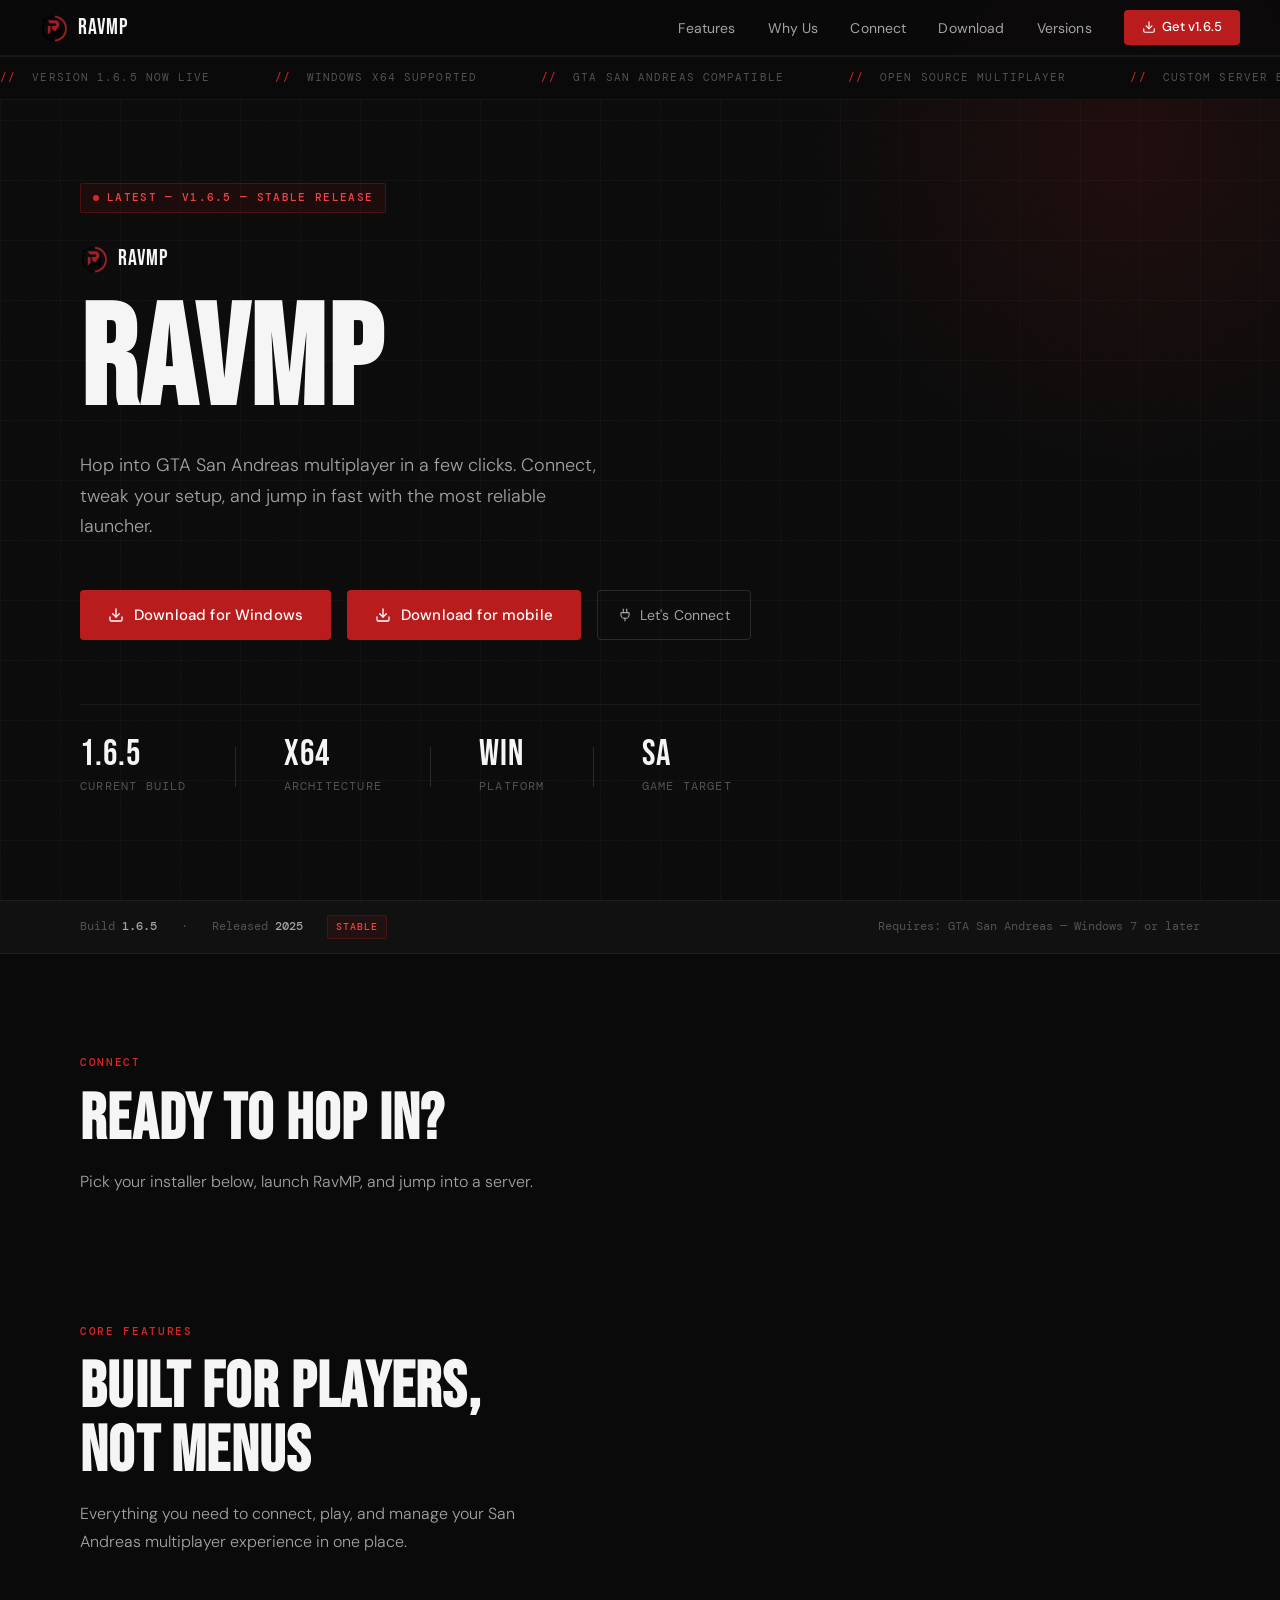
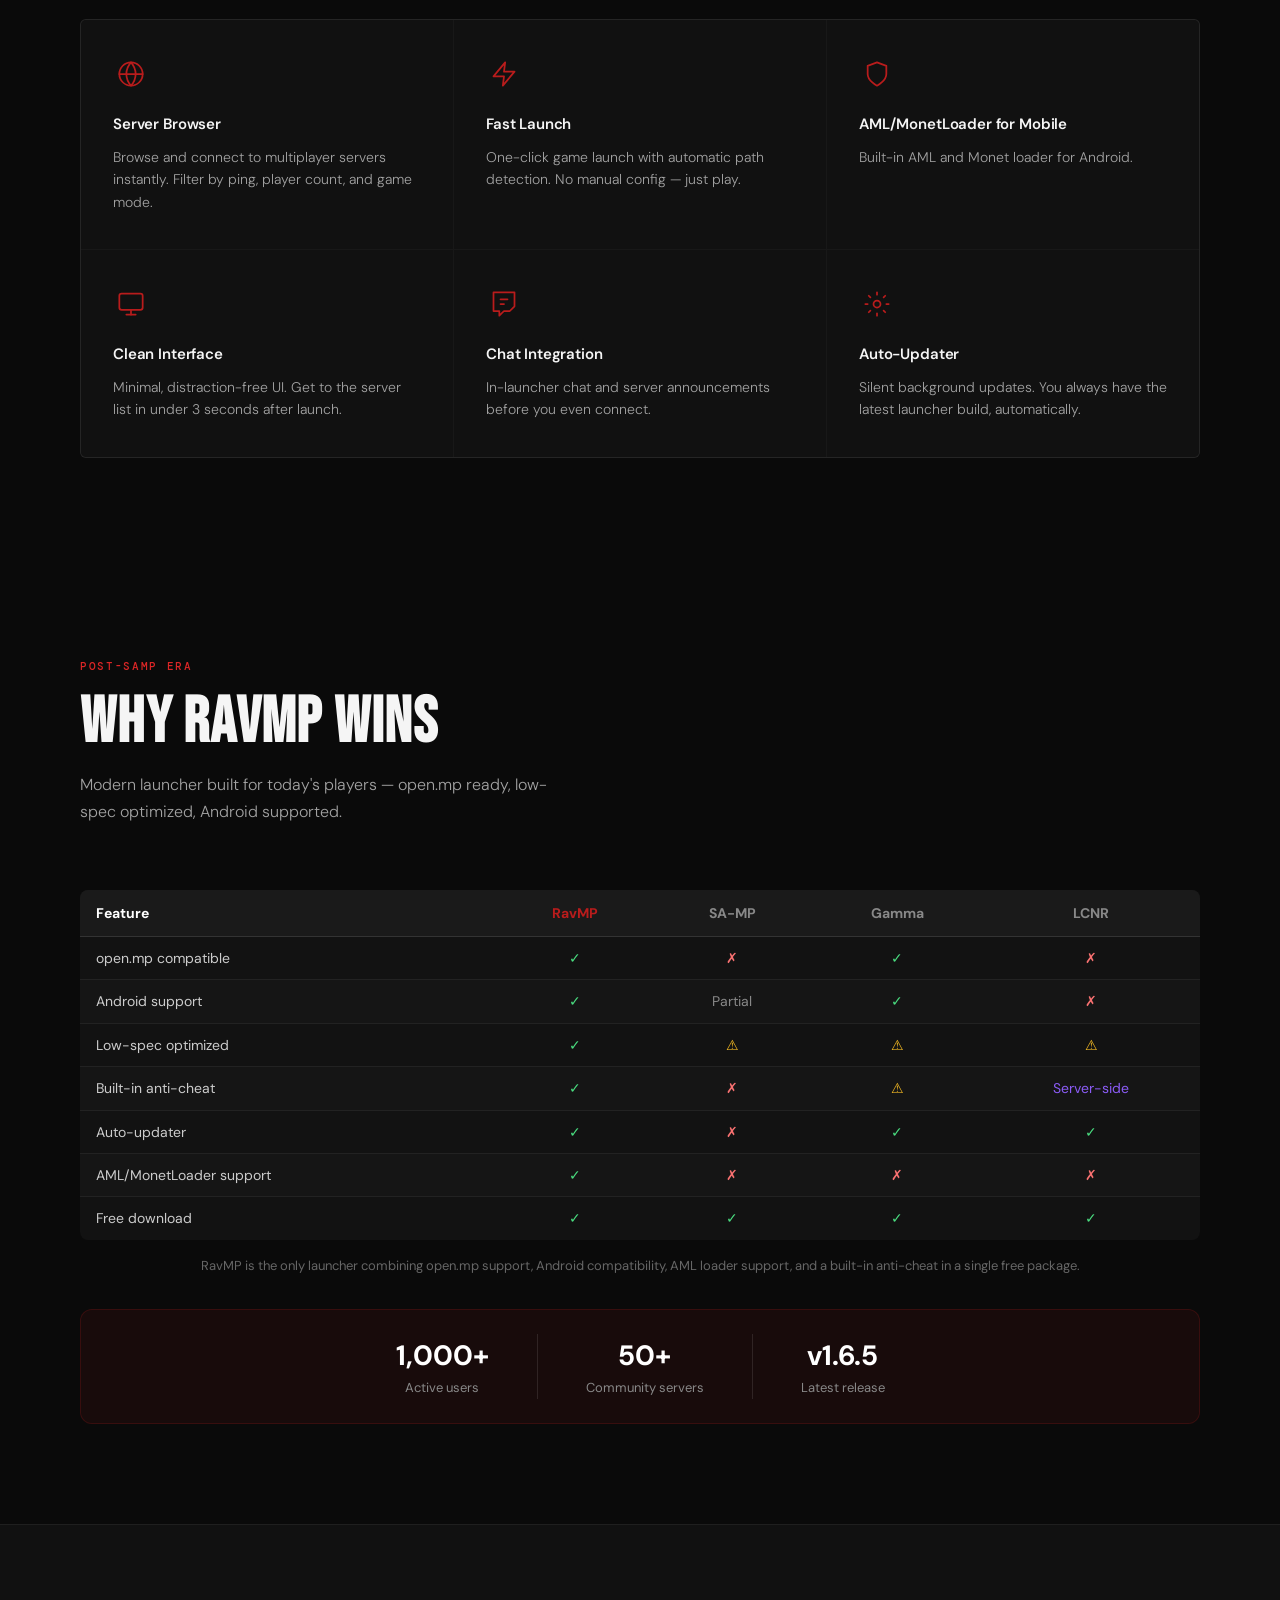
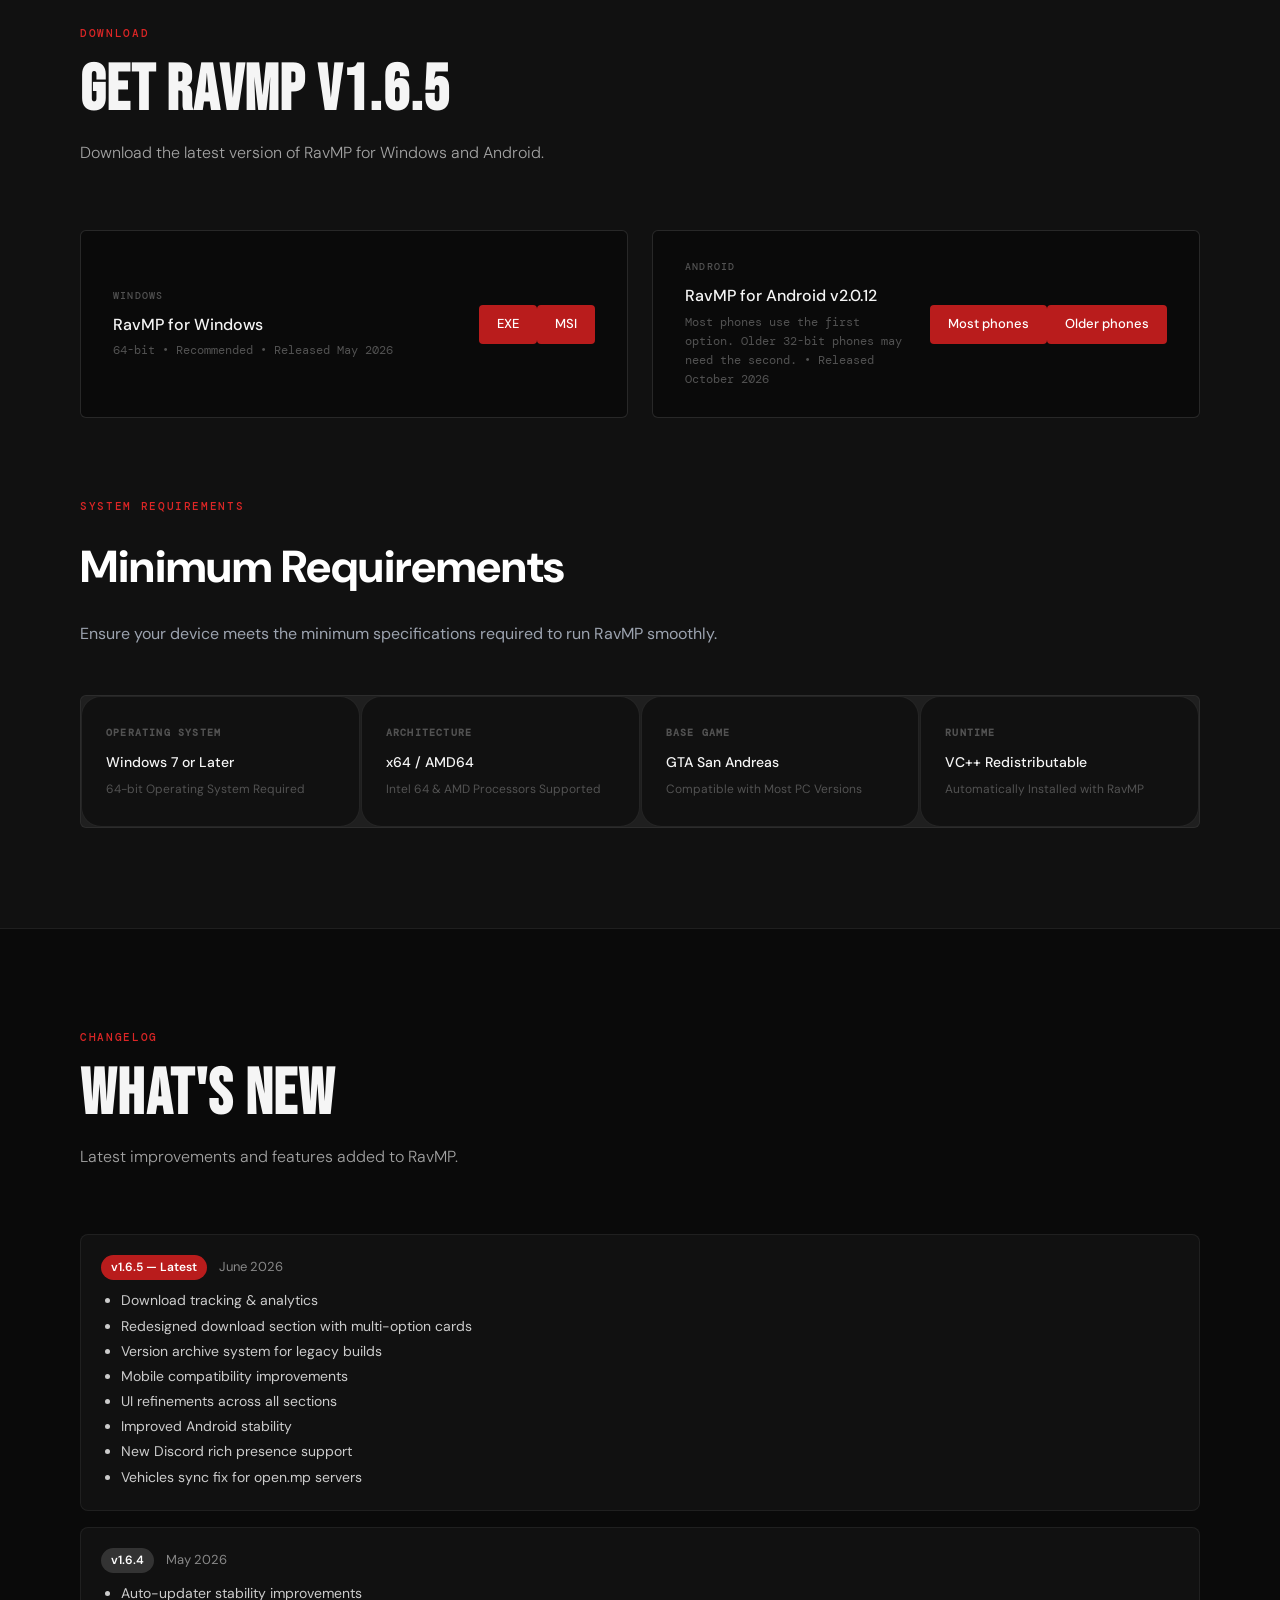
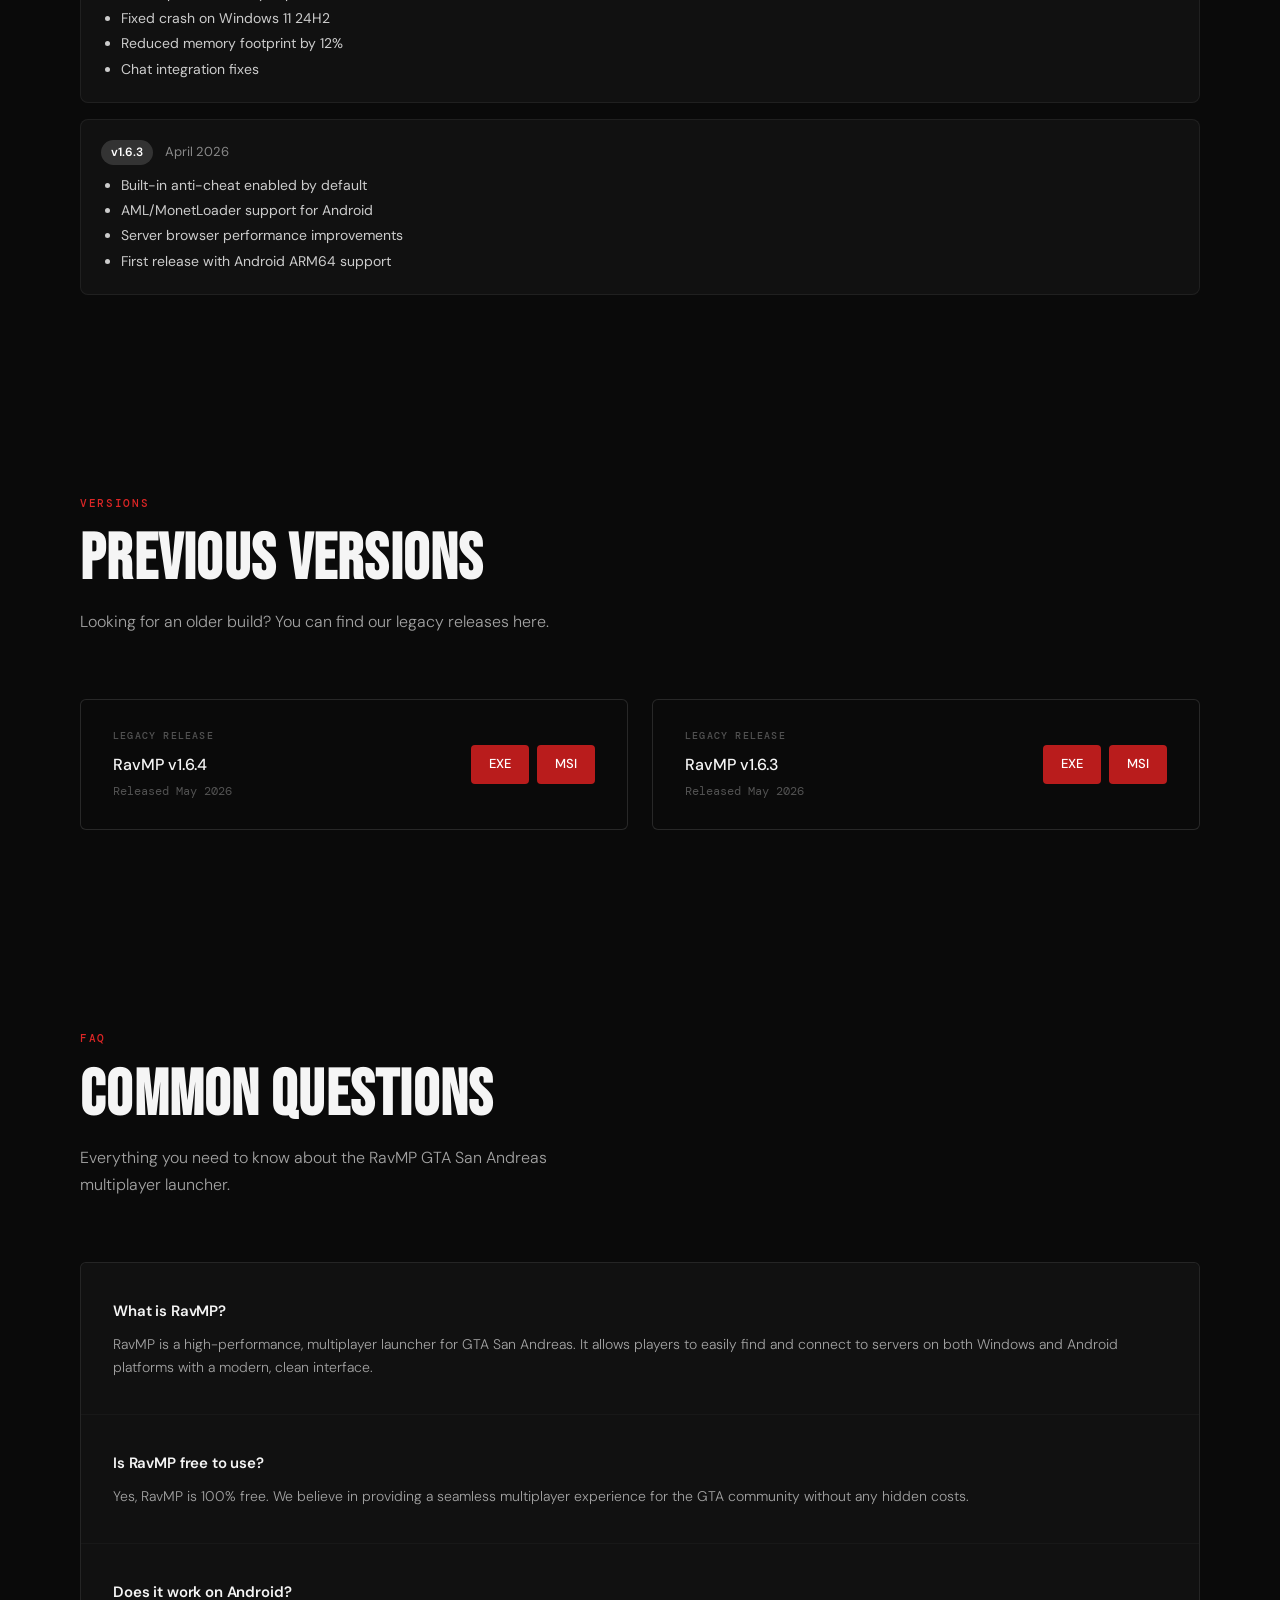
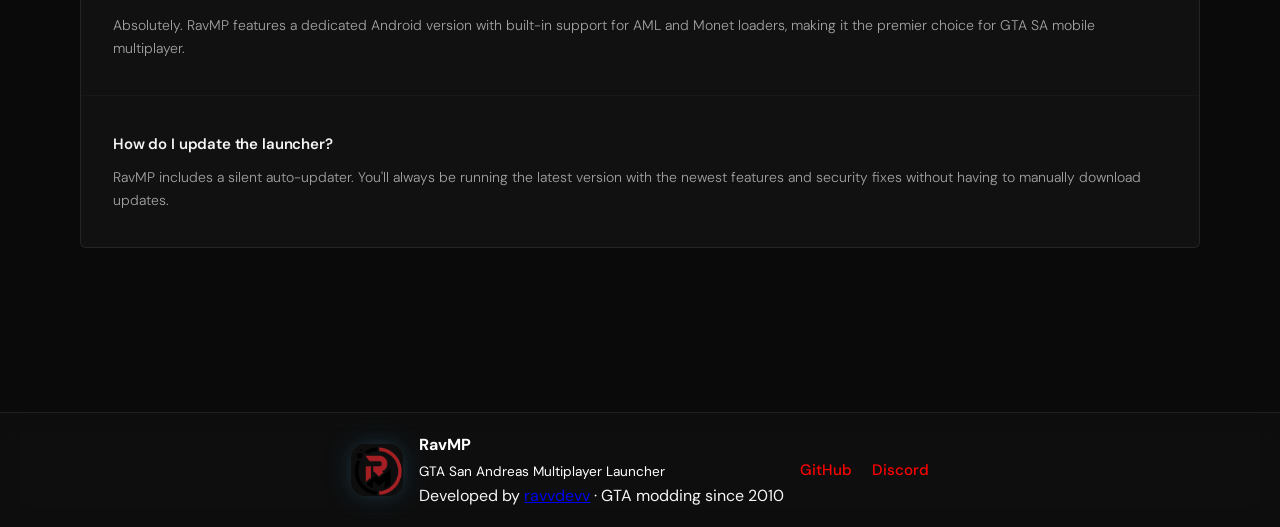
<file: index.html>
<!DOCTYPE html>
<html lang="en" itemscope itemtype="https://schema.org/WebPage">

<head>
  <meta charset="UTF-8">
  <meta name="viewport" content="width=device-width, initial-scale=1.0">

  <!-- PRIMARY SEO: Title & Description -->
  <title>RavMP | GTA San Andreas Multiplayer Launcher for PC & Android</title>
  <meta name="description"
    content="Download RavMP free for Windows and Android. Browse GTA San Andreas multiplayer servers, connect to SA-MP and open.mp, and play with a lightweight launcher built for low-spec PCs and mobile.">
  <meta name="keywords"
    content="RavMP, GTA San Andreas multiplayer launcher, GTA SA multiplayer, SA-MP launcher, open.mp client, GTA San Andreas Android, GTA multiplayer PC, multiplayer server browser, low-spec PC gaming">

  <!-- AUTHOR & PUBLISHER -->
  <meta name="author" content="ravvdevv">
  <meta name="publisher" content="RavMP">
  <meta name="copyright" content="2025–2026 RavMP">
  <meta name="robots" content="index, follow, max-image-preview:large, max-snippet:-1, max-video-preview:-1">
  <meta name="googlebot" content="index, follow, max-image-preview:large">
  <meta name="bingbot" content="index, follow">
  <meta name="format-detection" content="telephone=no, address=no, email=no">
  <meta name="referrer" content="strict-origin-when-cross-origin">
  <meta name="google" content="notranslate">
  <link rel="canonical" href="https://www.ravmp.site/">

  <!-- HREFLANG (single language but good practice) -->
  <link rel="alternate" hreflang="en" href="https://ravmp.site/">
  <link rel="alternate" hreflang="x-default" href="https://ravmp.site/">

  <!-- THEME & PWA -->
  <meta name="theme-color" content="#B91C1C">
  <meta name="apple-mobile-web-app-title" content="RavMP">
  <meta name="apple-mobile-web-app-capable" content="yes">
  <meta name="apple-mobile-web-app-status-bar-style" content="black-translucent">
  <meta name="application-name" content="RavMP">
  <meta name="msapplication-TileColor" content="#0A0A0A">
  <meta name="msapplication-config" content="none">

  <!-- GOOGLE SEARCH CONSOLE VERIFICATION -->
  <meta name="google-site-verification" content="oM2I1CHJqtOtnuSa7BRrCaym4ru8CVdy_X7vBUiohFk" />

  <!-- PERFORMANCE HINTS -->
  <link rel="preconnect" href="https://fonts.googleapis.com">
  <link rel="preconnect" href="https://fonts.gstatic.com" crossorigin>
  <link rel="preconnect" href="https://www.googletagmanager.com">
  <link rel="dns-prefetch" href="https://www.googletagmanager.com">
  <link rel="dns-prefetch" href="https://www.google-analytics.com">

  <!-- OPEN GRAPH / FACEBOOK (Enhanced) -->
  <meta property="og:type" content="website">
  <meta property="og:url" content="https://www.ravmp.site/">
  <meta property="og:title" content="RavMP — The Modern GTA San Andreas Multiplayer Launcher (2026)">
  <meta property="og:description"
    content="Free GTA San Andreas multiplayer launcher for Windows and Android. Find servers and connect to SA-MP and open.mp from a lightweight client.">
  <meta property="og:image" content="https://ravmp.site/icon.png">
  <meta property="og:image:width" content="1024">
  <meta property="og:image:height" content="1024">
  <meta property="og:image:type" content="image/png">
  <meta property="og:image:alt" content="RavMP — GTA San Andreas Multiplayer Launcher Logo">
  <meta property="og:site_name" content="RavMP">
  <meta property="og:locale" content="en_US">
  <meta property="og:updated_time" content="2026-10-24T00:00:00Z">

  <!-- TWITTER CARD (Enhanced) -->
  <meta name="twitter:card" content="summary_large_image">
  <meta name="twitter:site" content="@ravvdevv">
  <meta name="twitter:creator" content="@ravvdevv">
  <meta name="twitter:url" content="https://www.ravmp.site/">
  <meta name="twitter:title" content="RavMP — Free GTA San Andreas Multiplayer Launcher 2026">
  <meta name="twitter:description"
    content="The best way to play GTA San Andreas multiplayer. Low-spec optimized, mobile-ready, open.mp compatible. Download free for Windows & Android.">
  <meta name="twitter:image" content="https://ravmp.site/icon.png">
  <meta name="twitter:image:width" content="1024">
  <meta name="twitter:image:height" content="1024">
  <meta name="twitter:image:alt" content="RavMP — GTA San Andreas Multiplayer Launcher">

  <!-- GOOGLE TAG Manager -->
  <script>(function (w, d, s, l, i) {
      w[l] = w[l] || [];
      w[l].push({
        'gtm.start':
          new Date().getTime(), event: 'gtm.js'
      });
      var f = d.getElementsByTagName(s)[0],
        j = d.createElement(s), dl = l != 'dataLayer' ? '&l=' + l : ''; j.async = true; j.src =
          'https://www.googletagmanager.com/gtm.js?id=' + i + dl; f.parentNode.insertBefore(j, f);
    })(window, document, 'script', 'dataLayer', 'GTM-MDSRJHWZ');</script>
  <!-- End Google Tag Manager -->

  <!-- JSON-LD: WebPage -->
  <script type="application/ld+json">
    {
      "@context": "https://schema.org",
      "@type": "WebPage",
      "name": "RavMP — GTA San Andreas Multiplayer Launcher",
      "description": "Download RavMP, the free GTA San Andreas multiplayer launcher for Windows & Android. Play on open.mp servers with low-spec optimization.",
      "url": "https://ravmp.site/",
      "inLanguage": "en",
      "datePublished": "2025-05-01",
      "dateModified": "2026-10-24",
      "author": {
        "@type": "Person",
        "name": "ravvdevv",
        "url": "https://github.com/ravvdevv"
      },
      "publisher": {
        "@type": "Organization",
        "name": "RavMP",
        "url": "https://ravmp.site/",
        "logo": {
          "@type": "ImageObject",
          "url": "https://ravmp.site/icon.png",
          "width": 1024,
          "height": 1024
        }
      },
      "primaryImageOfPage": {
        "@type": "ImageObject",
        "url": "https://ravmp.site/icon.png",
        "width": 1024,
        "height": 1024
      }
    }
  </script>

  <!-- JSON-LD: Organization -->
  <script type="application/ld+json">
    {
      "@context": "https://schema.org",
      "@type": "Organization",
      "name": "RavMP",
      "url": "https://ravmp.site/",
      "logo": "https://ravmp.site/icon.png",
      "description": "RavMP is a free, high-performance multiplayer launcher for Grand Theft Auto: San Andreas on Windows and Android.",
      "foundingDate": "2025-05-01",
      "sameAs": [
        "https://github.com/ravvdevv",
        "https://discord.gg/2t3RzB5vR5"
      ],
      "contactPoint": {
        "@type": "ContactPoint",
        "contactType": "customer support",
        "url": "https://discord.gg/2t3RzB5vR5"
      }
    }
  </script>

  <!-- JSON-LD: WebSite with SearchAction -->
  <script type="application/ld+json">
    {
      "@context": "https://schema.org",
      "@type": "WebSite",
      "name": "RavMP",
      "url": "https://ravmp.site/",
      "inLanguage": "en",
      "description": "Download RavMP, the free GTA San Andreas multiplayer launcher for Windows & Android. Play on open.mp servers, low-spec optimized, with built-in anti-cheat."
    }
  </script>

  <!-- JSON-LD: BreadcrumbList -->
  <script type="application/ld+json">
    {
      "@context": "https://schema.org",
      "@type": "BreadcrumbList",
      "itemListElement": [
        {
          "@type": "ListItem",
          "position": 1,
          "name": "Home",
          "item": "https://ravmp.site/"
        },
        {
          "@type": "ListItem",
          "position": 2,
          "name": "Download",
          "item": "https://ravmp.site/#download"
        },
        {
          "@type": "ListItem",
          "position": 3,
          "name": "Features",
          "item": "https://ravmp.site/#features"
        },
        {
          "@type": "ListItem",
          "position": 4,
          "name": "FAQ",
          "item": "https://ravmp.site/#faq"
        }
      ]
    }
  </script>

  <!-- JSON-LD: SoftwareApplication (Enhanced) -->
  <script type="application/ld+json">
    {
      "@context": "https://schema.org",
      "@type": "SoftwareApplication",
      "name": "RavMP",
      "alternateName": ["RavMP Launcher", "RavMP Multiplayer"],
      "operatingSystem": ["Windows 7 or later (x64)", "Android 8.0 or later"],
      "applicationCategory": "GameApplication",
      "applicationSubCategory": "Multiplayer Game Client",
      "genre": "Action, Open World, Multiplayer",
      "url": "https://www.ravmp.site/",
      "downloadUrl": "https://www.ravmp.site/#download",
      "installUrl": "https://www.ravmp.site/#download",
      "versionHistory": "https://www.ravmp.site/#versions",
      "softwareVersion": "Windows 1.6.5; Android 2.0.12",
      "fileSize": "45MB",
      "releaseNotes": "Version 1.6.5 includes download tracking, redesigned download section with multi-option cards, version archive system, mobile compatibility improvements, and UI refinements.",
      "screenshot": {
        "@type": "ImageObject",
        "url": "https://ravmp.site/icon.png",
        "caption": "RavMP Launcher Interface"
      },
      "offers": {
        "@type": "Offer",
        "price": "0",
        "priceCurrency": "USD",
        "availability": "https://schema.org/InStock",
        "validFrom": "2025-05-01"
      },
      "description": "RavMP is a free Grand Theft Auto: San Andreas multiplayer launcher for Windows and Android, with a server browser and compatibility with SA-MP and open.mp servers.",
      "featureList": [
        "Open.mp and SA-MP Compatibility",
        "Low-Spec System Optimization",
        "Android Mobile Sync",
        "Global Server Browser",
        "Built-in Anti-Cheat",
        "Auto-Updater",
        "AML/MonetLoader Support",
        "Chat Integration",
        "One-Click Launch"
      ],
      "author": {
        "@type": "Person",
        "name": "ravvdevv",
        "url": "https://github.com/ravvdevv"
      }
    }
  </script>

  <!-- JSON-LD: FAQPage (Enhanced with more questions) -->
  <script type="application/ld+json">
    {
      "@context": "https://schema.org",
      "@type": "FAQPage",
      "mainEntity": [
        {
          "@type": "Question",
          "name": "What is RavMP?",
          "acceptedAnswer": {
            "@type": "Answer",
            "text": "RavMP is a lightweight, free multiplayer launcher for GTA San Andreas on Windows and Android. It features a custom server browser, auto-updater, built-in anti-cheat, and full open.mp compatibility — designed for speed and simplicity."
          }
        },
        {
          "@type": "Question",
          "name": "Is RavMP free to download?",
          "acceptedAnswer": {
            "@type": "Answer",
            "text": "Yes, RavMP is 100% free to download and use. There are no hidden costs, subscriptions, or premium tiers."
          }
        },
        {
          "@type": "Question",
          "name": "Does RavMP support Android?",
          "acceptedAnswer": {
            "@type": "Answer",
            "text": "Yes, RavMP has a dedicated Android version with built-in AML and Monet loader support for a seamless mobile multiplayer experience. It supports both ARM64 and ARMv7 architectures."
          }
        },
        {
          "@type": "Question",
          "name": "How do I install RavMP?",
          "acceptedAnswer": {
            "@type": "Answer",
            "text": "Download the installer for your platform (Windows EXE/MSI or Android APK) from the official website at ravmp.site and follow the setup instructions. The installer includes automatic VC++ redistributable setup."
          }
        },
        {
          "@type": "Question",
          "name": "Does RavMP work with open.mp?",
          "acceptedAnswer": {
            "@type": "Answer",
            "text": "Yes, RavMP is fully compatible with open.mp, the open-source successor to SA-MP. It also maintains backwards compatibility with legacy SA-MP servers."
          }
        },
        {
          "@type": "Question",
          "name": "Can I play on low-end PCs?",
          "acceptedAnswer": {
            "@type": "Answer",
            "text": "Absolutely. RavMP is specifically engineered for low-spec systems. It runs smoothly on Windows 7 and later with minimal resource usage."
          }
        },
        {
          "@type": "Question",
          "name": "How does the auto-updater work?",
          "acceptedAnswer": {
            "@type": "Answer",
            "text": "RavMP includes a silent background auto-updater. You'll always be running the latest version with the newest features and security fixes without having to manually download updates."
          }
        },
        {
          "@type": "Question",
          "name": "What are the minimum system requirements?",
          "acceptedAnswer": {
            "@type": "Answer",
            "text": "Windows 7 or later (64-bit), x64/AMD64 processor, GTA San Andreas installed, and VC++ Redistributable (automatically installed with RavMP). For Android: Android 5.0+ with ARM64 or ARMv7."
          }
        }
      ]
    }
  </script>

  <!-- STYLES -->
  <link rel="preload" href="/icon.png" as="image" type="image/png" fetchpriority="high">
  <link rel="preload"
    href="https://fonts.googleapis.com/css2?family=Bebas+Neue&family=DM+Mono:wght@400;500&family=DM+Sans:wght@300;400;500;600&display=swap"
    as="style">
  <link rel="preconnect" href="https://cdn.discord.com">
  <link
    href="https://fonts.googleapis.com/css2?family=Bebas+Neue&family=DM+Mono:wght@400;500&family=DM+Sans:wght@300;400;500;600&display=swap"
    rel="stylesheet" media="print" onload="this.media='all';this.onload=null">
  <noscript>
    <link
      href="https://fonts.googleapis.com/css2?family=Bebas+Neue&family=DM+Mono:wght@400;500&family=DM+Sans:wght@300;400;500;600&display=swap"
      rel="stylesheet">
  </noscript>
  <link rel="stylesheet" href="/css/styles.css">
  <link rel="icon" type="image/png" href="/icon.png">
  <link rel="apple-touch-icon" href="/icon.png">

</head>

<!-- Google Tag Manager (noscript) -->
<noscript><iframe src="https://www.googletagmanager.com/ns.html?id=GTM-MDSRJHWZ" height="0" width="0"
    style="display:none;visibility:hidden"></iframe></noscript>
<!-- End Google Tag Manager (noscript) -->

<body itemscope itemtype="https://schema.org/WebPage">

  <!-- SKIP TO CONTENT -->
  <a href="#main-content" class="skip-link" aria-label="Skip to main content">Skip to content</a>

  <!-- NAV -->
  <nav itemscope itemtype="https://schema.org/SiteNavigationElement">
    <a href="/" class="nav-logo" aria-label="RavMP Home" aria-current="page" itemprop="url">
      <img src="/icon.png" alt="RavMP — Official GTA San Andreas Multiplayer Launcher Logo" class="nav-logo-icon"
        width="28" height="28" loading="eager">
      <span class="nav-logo-text">RavMP</span>
    </a>
    <ul class="nav-links" id="nav-links"></ul>
  </nav>

  <!-- TICKER -->
  <div class="ticker ticker-fixed" aria-live="polite" aria-atomic="true" aria-label="Latest updates">
    <div class="ticker-inner" id="ticker-items"></div>
  </div>

  <main id="main-content">
    <!-- HERO -->
    <section class="hero hero-top-spacing" id="hero" aria-label="RavMP Introduction">
      <div class="hero-noise"></div>
      <div class="hero-grid-lines"></div>
      <div class="hero-glow"></div>

      <div class="hero-badge is-relative" id="hero-badge"></div>

      <a href="/" class="nav-logo" aria-label="RavMP Home" tabindex="-1">
        <img src="/icon.png" alt="" class="nav-logo-icon" width="28" height="28" aria-hidden="true">
        <span class="nav-logo-text">RavMP</span>
      </a>
      <h1 class="hero-title is-relative" id="hero-title" itemprop="headline">Hop into GTA San Andreas multiplayer in a few clicks</h1>

      <p class="hero-sub is-relative" id="hero-sub" itemprop="description"></p>

      <div class="hero-actions is-relative" id="hero-actions"></div>

      <div class="hero-meta is-relative" id="hero-meta"></div>
    </section>

    <!-- VERSION STRIP -->
    <div class="version-strip">
      <div class="version-info" id="version-info"></div>
      <span class="version-compat" id="version-compat"></span>
    </div>

    <!-- CONNECT -->
    <section class="section section-connect-compact" id="connect" aria-label="Download RavMP">
      <div class="section-label">Connect</div>
      <h2 class="section-title">Ready to hop in?</h2>
      <p class="section-sub section-sub-compact">Pick your installer below, launch RavMP, and
        jump
        into a server.</p>
    </section>

    <!-- FEATURES -->
    <section class="section" id="features" aria-label="RavMP Features">
      <div class="section-label">Core Features</div>
      <h2 class="section-title">Built for players,<br>not menus</h2>
      <p class="section-sub">Everything you need to connect, play, and manage your San Andreas multiplayer experience in
        one place.</p>

      <div class="features-grid" id="features-grid"></div>
    </section>

    <!-- WHY RAVMP vs Alternatives -->
    <section class="section" id="why-ravmp" aria-label="Why Choose RavMP">
      <div class="section-label">Post-SAMP Era</div>
      <h2 class="section-title">Why RavMP Wins</h2>
      <p class="section-sub">Modern launcher built for today's players — open.mp ready, low-spec optimized, Android supported.</p>

      <div style="overflow-x:auto;margin-bottom:8px;">
      <table style="width:100%;border-collapse:collapse;font-size:14px;color:#ccc;background:rgba(255,255,255,0.03);border-radius:8px;overflow:hidden;">
        <thead>
          <tr style="background:#1a1a1a;">
            <th style="padding:12px 16px;text-align:left;border-bottom:1px solid #333;color:#fff;">Feature</th>
            <th style="padding:12px 16px;text-align:center;border-bottom:1px solid #333;color:#B91C1C;">RavMP</th>
            <th style="padding:12px 16px;text-align:center;border-bottom:1px solid #333;color:#888;">SA-MP</th>
            <th style="padding:12px 16px;text-align:center;border-bottom:1px solid #333;color:#888;">Gamma</th>
            <th style="padding:12px 16px;text-align:center;border-bottom:1px solid #333;color:#888;">LCNR</th>
          </tr>
        </thead>
        <tbody>
          <tr style="border-bottom:1px solid #222;">
            <td style="padding:10px 16px;">open.mp compatible</td>
            <td style="padding:10px 16px;text-align:center;color:#4ade80;">&#10003;</td>
            <td style="padding:10px 16px;text-align:center;color:#f87171;">&#10007;</td>
            <td style="padding:10px 16px;text-align:center;color:#4ade80;">&#10003;</td>
            <td style="padding:10px 16px;text-align:center;color:#f87171;">&#10007;</td>
          </tr>
          <tr style="border-bottom:1px solid #222;background:rgba(255,255,255,0.01);">
            <td style="padding:10px 16px;">Android support</td>
            <td style="padding:10px 16px;text-align:center;color:#4ade80;">&#10003;</td>
            <td style="padding:10px 16px;text-align:center;color:#888;">Partial</td>
            <td style="padding:10px 16px;text-align:center;color:#4ade80;">&#10003;</td>
            <td style="padding:10px 16px;text-align:center;color:#f87171;">&#10007;</td>
          </tr>
          <tr style="border-bottom:1px solid #222;">
            <td style="padding:10px 16px;">Low-spec optimized</td>
            <td style="padding:10px 16px;text-align:center;color:#4ade80;">&#10003;</td>
            <td style="padding:10px 16px;text-align:center;color:#fbbf24;">&#9888;</td>
            <td style="padding:10px 16px;text-align:center;color:#fbbf24;">&#9888;</td>
            <td style="padding:10px 16px;text-align:center;color:#fbbf24;">&#9888;</td>
          </tr>
          <tr style="border-bottom:1px solid #222;background:rgba(255,255,255,0.01);">
            <td style="padding:10px 16px;">Built-in anti-cheat</td>
            <td style="padding:10px 16px;text-align:center;color:#4ade80;">&#10003;</td>
            <td style="padding:10px 16px;text-align:center;color:#f87171;">&#10007;</td>
            <td style="padding:10px 16px;text-align:center;color:#fbbf24;">&#9888;</td>
            <td style="padding:10px 16px;text-align:center;color:#8b5cf6;">Server-side</td>
          </tr>
          <tr style="border-bottom:1px solid #222;">
            <td style="padding:10px 16px;">Auto-updater</td>
            <td style="padding:10px 16px;text-align:center;color:#4ade80;">&#10003;</td>
            <td style="padding:10px 16px;text-align:center;color:#f87171;">&#10007;</td>
            <td style="padding:10px 16px;text-align:center;color:#4ade80;">&#10003;</td>
            <td style="padding:10px 16px;text-align:center;color:#4ade80;">&#10003;</td>
          </tr>
          <tr style="border-bottom:1px solid #222;background:rgba(255,255,255,0.01);">
            <td style="padding:10px 16px;">AML/MonetLoader support</td>
            <td style="padding:10px 16px;text-align:center;color:#4ade80;">&#10003;</td>
            <td style="padding:10px 16px;text-align:center;color:#f87171;">&#10007;</td>
            <td style="padding:10px 16px;text-align:center;color:#f87171;">&#10007;</td>
            <td style="padding:10px 16px;text-align:center;color:#f87171;">&#10007;</td>
          </tr>
          <tr>
            <td style="padding:10px 16px;">Free download</td>
            <td style="padding:10px 16px;text-align:center;color:#4ade80;">&#10003;</td>
            <td style="padding:10px 16px;text-align:center;color:#4ade80;">&#10003;</td>
            <td style="padding:10px 16px;text-align:center;color:#4ade80;">&#10003;</td>
            <td style="padding:10px 16px;text-align:center;color:#4ade80;">&#10003;</td>
          </tr>
        </tbody>
      </table>
      </div>

      <p style="margin-top:16px;font-size:13px;color:#666;text-align:center;">RavMP is the only launcher combining open.mp support, Android compatibility, AML loader support, and a built-in anti-cheat in a single free package.</p>

      <!-- STATS STRIP -->
      <div style="display:flex;justify-content:center;gap:48px;margin-top:32px;padding:24px;background:rgba(185,28,28,0.08);border:1px solid rgba(185,28,28,0.2);border-radius:12px;">
        <div style="text-align:center;">
          <div style="font-size:28px;font-weight:700;color:#fff;">1,000+</div>
          <div style="font-size:13px;color:#888;">Active users</div>
        </div>
        <div style="text-align:center;border-left:1px solid rgba(255,255,255,0.1);border-right:1px solid rgba(255,255,255,0.1);padding:0 48px;">
          <div style="font-size:28px;font-weight:700;color:#fff;">50+</div>
          <div style="font-size:13px;color:#888;">Community servers</div>
        </div>
        <div style="text-align:center;">
          <div style="font-size:28px;font-weight:700;color:#fff;">v1.6.5</div>
          <div style="font-size:13px;color:#888;">Latest release</div>
        </div>
      </div>
    </section>

    <!-- DOWNLOAD -->
    <section class="download-section" id="download" aria-label="Download RavMP">

      <div class="section-label">
        Download
      </div>

      <h2 class="section-title">
        Get RavMP <span id="download-version"></span>
      </h2>

      <p class="section-sub">
        Download the latest version of RavMP for Windows and Android.
      </p>

      <div class="download-grid" id="download-grid"></div>
      <!-- REQUIREMENTS -->
      <section class="requirements-section" aria-label="System Requirements">

        <div class="requirements-header">
          <div class="section-label">
            System Requirements
          </div>

          <h2 class="requirements-title">
            Minimum Requirements
          </h2>

          <p class="requirements-sub">
            Ensure your device meets the minimum specifications required to run RavMP smoothly.
          </p>
        </div>

        <div class="req-grid" id="requirements-grid"></div>

      </section>

    </section>



    <!-- CHANGELOG SECTION (PAUSED)
    <section class="section" id="changelog">
      <div class="section-label">Changelog</div>
      <h2 class="section-title">What's New</h2>
      <p class="section-sub">Stay updated with the latest improvements and features added to RavMP.</p>

      <div id="changelog-container"></div>
    </section>
    -->

    <!-- VERSIONS SECTION -->
    <section class="section" id="changelog">
      <div class="section-label">Changelog</div>
      <h2 class="section-title">What's New</h2>
      <p class="section-sub">Latest improvements and features added to RavMP.</p>

      <div class="version-entry" style="border:1px solid var(--border);border-radius:8px;padding:20px;margin-bottom:16px;background:rgba(255,255,255,0.03);">
        <div style="display:flex;align-items:center;gap:12px;margin-bottom:8px;">
          <span style="background:var(--primary,#B91C1C);color:#fff;font-size:12px;font-weight:600;padding:3px 10px;border-radius:20px;">v1.6.5 — Latest</span>
          <span style="color:#888;font-size:13px;">June 2026</span>
        </div>
        <ul style="margin:0;padding-left:20px;color:#ccc;font-size:14px;line-height:1.8;">
          <li>Download tracking & analytics</li>
          <li>Redesigned download section with multi-option cards</li>
          <li>Version archive system for legacy builds</li>
          <li>Mobile compatibility improvements</li>
          <li>UI refinements across all sections</li>
          <li>Improved Android stability</li>
          <li>New Discord rich presence support</li>
          <li>Vehicles sync fix for open.mp servers</li>
        </ul>
      </div>

      <div class="version-entry" style="border:1px solid var(--border);border-radius:8px;padding:20px;margin-bottom:16px;background:rgba(255,255,255,0.03);">
        <div style="display:flex;align-items:center;gap:12px;margin-bottom:8px;">
          <span style="background:#333;color:#fff;font-size:12px;font-weight:600;padding:3px 10px;border-radius:20px;">v1.6.4</span>
          <span style="color:#888;font-size:13px;">May 2026</span>
        </div>
        <ul style="margin:0;padding-left:20px;color:#ccc;font-size:14px;line-height:1.8;">
          <li>Auto-updater stability improvements</li>
          <li>Fixed crash on Windows 11 24H2</li>
          <li>Reduced memory footprint by 12%</li>
          <li>Chat integration fixes</li>
        </ul>
      </div>

      <div class="version-entry" style="border:1px solid var(--border);border-radius:8px;padding:20px;background:rgba(255,255,255,0.03);">
        <div style="display:flex;align-items:center;gap:12px;margin-bottom:8px;">
          <span style="background:#333;color:#fff;font-size:12px;font-weight:600;padding:3px 10px;border-radius:20px;">v1.6.3</span>
          <span style="color:#888;font-size:13px;">April 2026</span>
        </div>
        <ul style="margin:0;padding-left:20px;color:#ccc;font-size:14px;line-height:1.8;">
          <li>Built-in anti-cheat enabled by default</li>
          <li>AML/MonetLoader support for Android</li>
          <li>Server browser performance improvements</li>
          <li>First release with Android ARM64 support</li>
        </ul>
      </div>
    </section>

    <!-- VERSIONS SECTION -->
    <section class="section" id="versions" aria-label="Previous Versions">
      <div class="section-label">Versions</div>
      <h2 class="section-title">Previous Versions</h2>
      <p class="section-sub">Looking for an older build? You can find our legacy releases here.</p>

      <div class="download-grid" id="versions-container"></div>
    </section>

    <!-- FAQ SECTION -->
    <section class="section" id="faq" aria-label="Frequently Asked Questions">
      <div class="section-label">FAQ</div>
      <h2 class="section-title">Common Questions</h2>
      <p class="section-sub">Everything you need to know about the RavMP GTA San Andreas multiplayer launcher.</p>

      <div class="features-grid grid-single-column" id="faq-grid"></div>
    </section>
  </main>

  <!-- FOOTER -->
  <footer class="footer" itemscope itemtype="https://schema.org/WPFooter">
    <div class="footer-container">

      <!-- LEFT -->
      <div class="footer-brand">
        <img src="/icon.png" alt="Official RavMP Logo — GTA San Andreas Multiplayer Launcher" class="footer-logo"
          width="32" height="32" loading="lazy">

        <div>
          <div class="footer-title">RavMP</div>
          <p class="footer-subtitle">
            GTA San Andreas Multiplayer Launcher
          </p>
          <p class="footer-byline">Developed by <a href="https://github.com/ravvdevv" rel="noopener">ravvdevv</a> &middot; GTA modding since 2010</p>
        </div>
      </div>

      <!-- RIGHT -->
      <div class="footer-links" id="footer-links"></div>

    </div>
  </footer>
  <script src="js/app.js?v=2.0.12" defer></script>
</body>

</html>
</file>
<file: css/styles.css>
*,
*::before,
*::after {
    box-sizing: border-box;
    margin: 0;
    padding: 0;
}

:root {
    --crimson: #B91C1C;
    --crimson-bright: #DC2626;
    --crimson-dim: #7F1D1D;
    --crimson-glow: rgba(185, 28, 28, 0.15);
    --surface-0: #0A0A0A;
    --surface-1: #111111;
    --surface-2: #181818;
    --surface-3: #222222;
    --border: rgba(255, 255, 255, 0.06);
    --border-strong: rgba(255, 255, 255, 0.12);
    --text-1: #F5F5F5;
    --text-2: #A3A3A3;
    --text-3: #525252;
    --font-display: 'Bebas Neue', sans-serif;
    --font-body: 'DM Sans', sans-serif;
    --font-mono: 'DM Mono', monospace;
}

html {
    scroll-behavior: smooth;
}

body {
    background: var(--surface-0);
    color: var(--text-1);
    font-family: var(--font-body);
    font-size: 16px;
    line-height: 1.6;
    -webkit-font-smoothing: antialiased;
    overflow-x: hidden;
}

/* NAV */
nav {
    position: fixed;
    top: 0;
    left: 0;
    right: 0;
    z-index: 100;
    background: rgba(10, 10, 10, 0.85);
    backdrop-filter: blur(12px);
    border-bottom: 1px solid var(--border);
    padding: 0 40px;
    height: 56px;
    display: flex;
    align-items: center;
    justify-content: space-between;
}

.nav-logo {
    display: flex;
    align-items: center;
    gap: 10px;
    text-decoration: none;
}

.nav-logo-icon {
    width: 28px;
    height: 28px;
}

.nav-logo-text {
    font-family: var(--font-display);
    font-size: 22px;
    letter-spacing: 0.05em;
    color: var(--text-1);
}

.nav-links {
    display: flex;
    align-items: center;
    gap: 32px;
    list-style: none;
}

.nav-links a {
    color: var(--text-2);
    text-decoration: none;
    font-size: 14px;
    font-weight: 400;
    letter-spacing: 0.01em;
    transition: color 0.15s;
}

.nav-links a:hover {
    color: var(--text-1);
}

.nav-cta {
    display: inline-flex;
    align-items: center;
    gap: 6px;
    background: var(--crimson);
    color: #fff !important;
    padding: 7px 18px;
    border-radius: 4px;
    font-weight: 500 !important;
    font-size: 13px !important;
    transition: background 0.15s !important;
}

.nav-cta:hover {
    background: var(--crimson-bright) !important;
    color: #fff !important;
}

/* HERO */
.hero {
    min-height: 100vh;
    display: flex;
    flex-direction: column;
    justify-content: center;
    padding: 120px 80px 80px;
    position: relative;
    overflow: hidden;
}

@supports (height: 100svh) {
    .hero {
        min-height: 100svh;
    }
}

.hero-noise {
    position: absolute;
    inset: 0;
    background-image: url("data:image/svg+xml,%3Csvg viewBox='0 0 256 256' xmlns='http://www.w3.org/2000/svg'%3E%3Cfilter id='n'%3E%3CfeTurbulence type='fractalNoise' baseFrequency='0.9' numOctaves='4' stitchTiles='stitch'/%3E%3C/filter%3E%3Crect width='100%25' height='100%25' filter='url(%23n)' opacity='0.04'/%3E%3C/svg%3E");
    background-size: 256px;
    pointer-events: none;
    opacity: 0.6;
}

.hero-grid-lines {
    position: absolute;
    inset: 0;
    background-image:
        linear-gradient(rgba(255, 255, 255, 0.025) 1px, transparent 1px),
        linear-gradient(90deg, rgba(255, 255, 255, 0.025) 1px, transparent 1px);
    background-size: 60px 60px;
    pointer-events: none;
}

.hero-glow {
    position: absolute;
    top: -200px;
    right: -200px;
    width: 700px;
    height: 700px;
    background: radial-gradient(circle, rgba(185, 28, 28, 0.12) 0%, transparent 65%);
    pointer-events: none;
}

.hero-badge {
    display: inline-flex;
    align-items: center;
    gap: 8px;
    background: rgba(185, 28, 28, 0.1);
    border: 1px solid rgba(185, 28, 28, 0.3);
    border-radius: 2px;
    padding: 5px 12px;
    font-family: var(--font-mono);
    font-size: 11px;
    font-weight: 500;
    color: #EF4444;
    letter-spacing: 0.12em;
    text-transform: uppercase;
    margin-bottom: 28px;
    width: fit-content;
    animation: fadeUp 0.6s ease both;
}

.badge-dot {
    width: 6px;
    height: 6px;
    background: var(--crimson-bright);
    border-radius: 50%;
    animation: pulse 2s ease-in-out infinite;
}

/* REQUIREMENTS */

.requirements-section {
    margin-top: 5rem;
}

.requirements-header {
    margin-bottom: 2.5rem;
}

.requirements-title {
    font-size: clamp(1.8rem, 4vw, 2.8rem);
    font-weight: 800;
    color: #fff;
    margin-top: 0.6rem;
    margin-bottom: 1rem;
}

.requirements-sub {
    max-width: 700px;
    color: #9ca3af;
    line-height: 1.7;
    font-size: 1rem;
}

.req-grid {
    display: grid;
    grid-template-columns: repeat(auto-fit, minmax(240px, 1fr));
    gap: 1.2rem;
}

.req-item {
    position: relative;

    padding: 1.5rem;
    border-radius: 20px;

    background:
        linear-gradient(145deg,
            rgba(255, 255, 255, 0.03),
            rgba(255, 255, 255, 0.015));

    border: 1px solid rgba(255, 255, 255, 0.08);

    transition:
        transform 0.25s ease,
        border-color 0.25s ease,
        background 0.25s ease;
}

.req-item:hover {
    transform: translateY(-4px);

    border-color: rgba(56, 189, 248, 0.35);

    background:
        linear-gradient(145deg,
            rgba(56, 189, 248, 0.08),
            rgba(255, 255, 255, 0.03));
}

.req-icon {
    font-size: 1.5rem;
    margin-bottom: 1rem;
}

.req-label {
    font-size: 0.82rem;
    font-weight: 700;

    text-transform: uppercase;
    letter-spacing: 0.08em;

    color: #38bdf8;

    margin-bottom: 0.65rem;
}

.req-value {
    font-size: 1.15rem;
    font-weight: 700;
    color: #fff;

    margin-bottom: 0.45rem;
}

.req-note {
    color: #9ca3af;
    font-size: 0.92rem;
    line-height: 1.5;
}


@keyframes pulse {

    0%,
    100% {
        opacity: 1;
    }

    50% {
        opacity: 0.3;
    }
}

/* Skip-to-content link */
.skip-link {
    position: fixed;
    top: -100%;
    left: 12px;
    z-index: 9999;
    background: var(--crimson);
    color: #fff;
    font-size: 14px;
    font-weight: 500;
    padding: 10px 18px;
    border-radius: 4px;
    text-decoration: none;
    transition: top 0.2s ease;
}

.skip-link:focus {
    top: 8px;
}

.hero-title {
    font-family: var(--font-display);
    font-size: clamp(72px, 12vw, 140px);
    line-height: 0.9;
    letter-spacing: 0.02em;
    color: var(--text-1);
    margin-top: 24px;
    margin-bottom: 24px;
    animation: fadeUp 0.6s 0.1s ease both;
    position: relative;
}

.hero-title span {
    color: var(--crimson-bright);
    display: block;
}

.hero-sub {
    font-size: 18px;
    color: var(--text-2);
    font-weight: 300;
    max-width: 520px;
    line-height: 1.7;
    margin-bottom: 48px;
    animation: fadeUp 0.6s 0.2s ease both;
}

.hero-actions {
    display: flex;
    align-items: center;
    gap: 16px;
    flex-wrap: wrap;
    animation: fadeUp 0.6s 0.3s ease both;
}

.btn-primary {
    display: inline-flex;
    align-items: center;
    gap: 10px;
    background: var(--crimson);
    color: #fff;
    text-decoration: none;
    font-size: 15px;
    font-weight: 500;
    padding: 13px 28px;
    border-radius: 4px;
    border: none;
    cursor: pointer;
    transition: background 0.15s, transform 0.1s;
    letter-spacing: 0.01em;
}

.btn-primary:hover {
    background: var(--crimson-bright);
}

.btn-primary:active {
    transform: scale(0.98);
}

.btn-ghost {
    display: inline-flex;
    align-items: center;
    gap: 8px;
    background: transparent;
    color: var(--text-2);
    text-decoration: none;
    font-size: 14px;
    font-weight: 400;
    padding: 13px 20px;
    border-radius: 4px;
    border: 1px solid var(--border-strong);
    cursor: pointer;
    transition: color 0.15s, border-color 0.15s;
    letter-spacing: 0.01em;
}

.btn-ghost:hover {
    color: var(--text-1);
    border-color: rgba(255, 255, 255, 0.2);
}

.hero-meta {
    margin-top: 64px;
    padding-top: 32px;
    border-top: 1px solid var(--border);
    display: flex;
    align-items: center;
    gap: 48px;
    animation: fadeUp 0.6s 0.4s ease both;
}

.hero-stat {}

.hero-stat-num {
    font-family: var(--font-display);
    font-size: 36px;
    color: var(--text-1);
    letter-spacing: 0.03em;
    line-height: 1;
}

.hero-stat-label {
    font-size: 12px;
    color: var(--text-3);
    letter-spacing: 0.1em;
    text-transform: uppercase;
    font-family: var(--font-mono);
    margin-top: 4px;
}

.hero-divider {
    width: 1px;
    height: 40px;
    background: var(--border-strong);
}

@keyframes fadeUp {
    from {
        opacity: 0;
        transform: translateY(20px);
    }

    to {
        opacity: 1;
        transform: translateY(0);
    }
}

/* VERSION STRIP */
.version-strip {
    background: var(--surface-1);
    border-top: 1px solid var(--border);
    border-bottom: 1px solid var(--border);
    padding: 14px 80px;
    display: flex;
    align-items: center;
    justify-content: space-between;
    gap: 24px;
}

.version-info {
    display: flex;
    align-items: center;
    gap: 24px;
}

.version-tag {
    font-family: var(--font-mono);
    font-size: 12px;
    color: var(--text-3);
}

.version-tag strong {
    color: var(--text-2);
    font-weight: 500;
}

.version-pill {
    background: rgba(185, 28, 28, 0.1);
    border: 1px solid rgba(185, 28, 28, 0.25);
    color: #EF4444;
    font-family: var(--font-mono);
    font-size: 10px;
    font-weight: 500;
    letter-spacing: 0.1em;
    text-transform: uppercase;
    padding: 3px 8px;
    border-radius: 2px;
}

.version-compat {
    font-size: 12px;
    color: var(--text-3);
    font-family: var(--font-mono);
}

/* FEATURES */
.section {
    padding: 100px 80px;
}

.section-label {
    font-family: var(--font-mono);
    font-size: 11px;
    font-weight: 500;
    letter-spacing: 0.15em;
    text-transform: uppercase;
    color: var(--crimson-bright);
    margin-bottom: 16px;
}

.section-title {
    font-family: var(--font-display);
    font-size: clamp(40px, 6vw, 64px);
    line-height: 1;
    letter-spacing: 0.02em;
    color: var(--text-1);
    margin-bottom: 16px;
}

.section-sub {
    font-size: 16px;
    color: var(--text-2);
    font-weight: 300;
    max-width: 480px;
    margin-bottom: 64px;
    line-height: 1.7;
}

.features-grid {
    display: grid;
    grid-template-columns: repeat(3, 1fr);
    gap: 1px;
    background: var(--border);
    border: 1px solid var(--border);
    border-radius: 6px;
    overflow: hidden;
}

.feature-card {
    background: var(--surface-1);
    padding: 36px 32px;
    transition: background 0.2s;
    position: relative;
    overflow: hidden;
}

.feature-card::before {
    content: '';
    position: absolute;
    top: 0;
    left: 0;
    right: 0;
    height: 1px;
    background: transparent;
    transition: background 0.2s;
}

.feature-card:hover {
    background: var(--surface-2);
}

.feature-card:hover::before {
    background: var(--crimson);
}

.feature-icon {
    width: 36px;
    height: 36px;
    margin-bottom: 20px;
    display: flex;
    align-items: center;
    justify-content: center;
}

.feature-title {
    font-size: 15px;
    font-weight: 600;
    color: var(--text-1);
    margin-bottom: 10px;
    letter-spacing: -0.01em;
}

.feature-desc {
    font-size: 14px;
    color: var(--text-2);
    font-weight: 300;
    line-height: 1.6;
}

/* DOWNLOAD SECTION */
.download-section {
    padding: 100px 80px;
    background: var(--surface-1);
    border-top: 1px solid var(--border);
    border-bottom: 1px solid var(--border);
}

.download-grid {
    display: grid;
    grid-template-columns: 1fr 1fr;
    gap: 24px;
    margin-top: 48px;
}

.download-card {
    background: var(--surface-0);
    border: 1px solid var(--border-strong);
    border-radius: 6px;
    padding: 28px 32px;
    display: flex;
    align-items: center;
    justify-content: space-between;
    gap: 24px;
    transition: border-color 0.2s, background 0.2s;
    text-decoration: none;
}

.download-card:hover {
    border-color: var(--crimson);
    background: rgba(185, 28, 28, 0.03);
}

.download-card-left {
    flex: 1;
}

.download-card-type {
    font-family: var(--font-mono);
    font-size: 10px;
    font-weight: 500;
    letter-spacing: 0.12em;
    text-transform: uppercase;
    color: var(--text-3);
    margin-bottom: 8px;
}

.download-card-name {
    font-size: 16px;
    font-weight: 500;
    color: var(--text-1);
    margin-bottom: 4px;
}

.download-card-meta {
    font-size: 12px;
    color: var(--text-3);
    font-family: var(--font-mono);
}

.download-btn {
    flex-shrink: 0;
    display: inline-flex;
    align-items: center;
    gap: 8px;
    background: var(--crimson);
    color: #fff;
    font-size: 13px;
    font-weight: 500;
    padding: 9px 18px;
    border-radius: 4px;
    white-space: nowrap;
    transition: background 0.15s;
}

.download-card:hover .download-btn {
    background: var(--crimson-bright);
}

/* REQUIREMENTS */
.req-grid {
    display: grid;
    grid-template-columns: repeat(4, 1fr);
    gap: 1px;
    background: var(--border);
    border: 1px solid var(--border);
    border-radius: 6px;
    overflow: hidden;
    margin-top: 48px;
}

.req-item {
    background: var(--surface-1);
    padding: 28px 24px;
}

.req-label {
    font-family: var(--font-mono);
    font-size: 10px;
    letter-spacing: 0.12em;
    text-transform: uppercase;
    color: var(--text-3);
    margin-bottom: 10px;
}

.req-value {
    font-size: 14px;
    font-weight: 500;
    color: var(--text-1);
}

.req-note {
    font-size: 12px;
    color: var(--text-3);
    margin-top: 4px;
}

/* FOOTER */
footer {
    padding: 40px 80px;
    border-top: 1px solid var(--border);
    display: flex;
    align-items: center;
    justify-content: space-between;
    gap: 24px;
}

.footer-left {
    display: flex;
    align-items: center;
    gap: 12px;
}

.footer-text {
    font-size: 13px;
    color: var(--text-3);
}

.footer-links {
    display: flex;
    gap: 24px;
}

.footer-links a {
    font-size: 13px;
    color: var(--text-3);
    text-decoration: none;
    transition: color 0.15s;
}

.footer-links a:hover {
    color: var(--text-2);
}

/* SVG icon inline helper */
.icon {
    display: inline-block;
    vertical-align: middle;
}

/* Scrolling ticker */
.ticker {
    overflow: hidden;
    border-top: 1px solid var(--border);
    border-bottom: 1px solid var(--border);
    background: var(--surface-0);
    padding: 12px 0;
}

.ticker-inner {
    display: flex;
    gap: 64px;
    width: max-content;
    animation: ticker 25s linear infinite;
}

.ticker-item {
    font-family: var(--font-mono);
    font-size: 11px;
    color: var(--text-3);
    letter-spacing: 0.1em;
    text-transform: uppercase;
    white-space: nowrap;
}

.ticker-item span {
    color: var(--crimson-bright);
    margin-right: 8px;
}

@keyframes ticker {
    from {
        transform: translateX(0);
    }

    to {
        transform: translateX(-50%);
    }
}

/* Changelog strip */
.changelog {
    background: var(--surface-2);
    border: 1px solid var(--border-strong);
    border-radius: 6px;
    overflow: hidden;
    margin-top: 48px;
}

.changelog-header {
    padding: 16px 24px;
    border-bottom: 1px solid var(--border);
    display: flex;
    align-items: center;
    justify-content: space-between;
}

.changelog-header-title {
    font-family: var(--font-mono);
    font-size: 11px;
    font-weight: 500;
    letter-spacing: 0.1em;
    text-transform: uppercase;
    color: var(--text-3);
}

.changelog-row {
    padding: 16px 24px;
    display: flex;
    align-items: baseline;
    gap: 20px;
    border-bottom: 1px solid var(--border);
    transition: background 0.15s;
}

.changelog-row:last-child {
    border-bottom: none;
}

.changelog-row:hover {
    background: var(--surface-1);
}

.changelog-version {
    font-family: var(--font-mono);
    font-size: 12px;
    font-weight: 500;
    color: var(--text-1);
    min-width: 80px;
}

.changelog-date {
    font-family: var(--font-mono);
    font-size: 11px;
    color: var(--text-3);
    min-width: 80px;
}

.changelog-desc {
    font-size: 13px;
    color: var(--text-2);
    flex: 1;
}

.changelog-tag {
    font-family: var(--font-mono);
    font-size: 10px;
    font-weight: 500;
    letter-spacing: 0.08em;
    text-transform: uppercase;
    padding: 2px 8px;
    border-radius: 2px;
}

.tag-stable {
    background: rgba(34, 197, 94, 0.1);
    border: 1px solid rgba(34, 197, 94, 0.2);
    color: #4ADE80;
}

.tag-beta {
    background: rgba(251, 191, 36, 0.1);
    border: 1px solid rgba(251, 191, 36, 0.2);
    color: #FCD34D;
}

.tag-patch {
    background: rgba(99, 102, 241, 0.1);
    border: 1px solid rgba(99, 102, 241, 0.2);
    color: #A5B4FC;
}

a,
button {
    -webkit-tap-highlight-color: rgba(99, 102, 241, 0.12);
    touch-action: manipulation;
}

@media (max-width: 1024px) {
    nav {
        padding: 0 20px;
    }

    .hero,
    .section,
    .download-section {
        padding-left: 32px;
        padding-right: 32px;
    }

    .features-grid {
        grid-template-columns: repeat(2, 1fr);
    }

    .req-grid {
        grid-template-columns: repeat(2, 1fr);
    }

    .download-grid {
        grid-template-columns: 1fr;
    }

    .hero-meta {
        flex-wrap: wrap;
        gap: 24px;
    }

    .hero-divider {
        display: none;
    }

    .version-strip {
        padding: 14px 32px;
        flex-wrap: wrap;
    }

    footer {
        padding: 32px;
        flex-wrap: wrap;
    }
}

@media (max-width: 768px) {
    nav {
        padding: 0 14px;
    }

    .nav-links {
        gap: 10px;
        overflow-x: auto;
        max-width: 65vw;
        scrollbar-width: none;
        -ms-overflow-style: none;
    }

    .nav-links::-webkit-scrollbar {
        display: none;
    }

    .nav-links a {
        font-size: 13px;
    }

    .nav-cta {
        padding: 8px 14px;
    }

    .ticker {
        padding: 10px 0;
    }

    .hero {
        padding: 132px 20px 56px;
    }

    .section,
    .download-section {
        padding: 72px 20px;
    }

    .hero-title {
        font-size: clamp(48px, 18vw, 72px);
        line-height: 0.95;
    }

    .hero-sub {
        font-size: 16px;
        line-height: 1.6;
    }

    .hero-meta {
        margin-top: 40px;
        padding-top: 20px;
    }

    .section-title {
        line-height: 1.05;
    }

    .section-sub {
        margin-bottom: 40px;
    }

    .features-grid,
    .req-grid {
        grid-template-columns: 1fr;
    }

    .feature-card {
        padding: 28px 22px;
    }

    .download-card {
        flex-direction: column;
        align-items: flex-start;
        gap: 14px;
        padding: 22px 20px;
    }

    .download-btn {
        width: 100%;
        justify-content: center;
        padding: 11px 16px;
    }

    .version-strip {
        padding: 14px 20px;
        align-items: flex-start;
    }

    .version-info {
        flex-wrap: wrap;
        gap: 10px;
    }

    .changelog-header,
    .changelog-row {
        padding: 14px 16px;
    }

    .changelog-row {
        flex-direction: column;
        align-items: flex-start;
        gap: 8px;
    }

    .changelog-version,
    .changelog-date {
        min-width: 0;
    }

    footer {
        padding: 28px 20px;
        flex-direction: column;
        align-items: flex-start;
        gap: 12px;
    }

    .footer-links {
        gap: 16px;
        flex-wrap: wrap;
    }
}

@media (max-width: 420px) {
    .nav-logo-text {
        font-size: 19px;
    }

    .hero-title {
        font-size: clamp(42px, 17vw, 56px);
    }

    .hero-actions {
        width: 100%;
    }

    .btn-primary,
    .btn-ghost {
        width: 100%;
        justify-content: center;
    }

    .btn-primary,
    .btn-ghost,
    .download-btn {
        min-height: 48px;
    }
}

/* FOOTER */
.footer {
    width: 100%;
    padding: 1.2rem 2rem;
    background: rgba(15, 15, 15, 0.9);
    backdrop-filter: blur(12px);
    border-top: 1px solid rgba(255, 255, 255, 0.08);
    margin-top: 4rem;
}

.footer-container {
    max-width: 1400px;
    margin: 0 auto;

    display: flex;
    align-items: center;
    justify-content: space-between;
    gap: 1rem;

    flex-wrap: wrap;
}

.footer-brand {
    display: flex;
    align-items: center;
    gap: 1rem;
}

.footer-logo {
    width: 52px;
    height: 52px;
    border-radius: 14px;
    object-fit: cover;

    box-shadow:
        0 0 15px rgba(255, 255, 255, 0.08),
        0 0 30px rgba(0, 170, 255, 0.15);

    transition: transform 0.3s ease;
}

.footer-logo:hover {
    transform: scale(1.05);
}

.footer-title {
    font-size: 1rem;
    font-weight: 700;
    color: #ffffff;
    margin: 0;
}

.footer-subtitle {
    font-size: 0.85rem;
    color: #ffffff;
    margin-top: 0.2rem;
}

.footer-links {
    display: flex;
    align-items: center;
    gap: 1.2rem;
}

.footer-links a {
    position: relative;
    text-decoration: none;
    color: #ff0000;
    font-size: 0.95rem;
    font-weight: 500;

    transition:
        color 0.25s ease,
        transform 0.25s ease;
}

.footer-links a::after {
    content: "";
    position: absolute;
    left: 0;
    bottom: -4px;

    width: 0%;
    height: 2px;

    background: #f83e38;
    transition: width 0.25s ease;
}

.footer-links a:hover {
    color: #f83e38;
    transform: translateY(-2px);
}

.footer-links a:hover::after {
    width: 100%;
}

/* MOBILE */
@media (max-width: 640px) {
    .footer-container {
        flex-direction: column;
        align-items: flex-start;
    }

    .footer-links {
        width: 100%;
        justify-content: flex-start;
    }
}
.ticker-fixed {
    position: fixed;
    top: 56px;
    left: 0;
    right: 0;
    z-index: 99;
}

.hero-top-spacing {
    padding-top: 160px;
}

.is-relative {
    position: relative;
}

.section-connect-compact {
    padding-bottom: 28px;
}

.section-sub-compact {
    margin-bottom: 0;
    max-width: 560px;
}

.grid-single-column {
    grid-template-columns: 1fr;
}

.faq-card-left {
    text-align: left;
}


/* Mobile usability refinements */
html {
    scroll-padding-top: 72px;
}

@media (max-width: 768px) {
    nav {
        gap: 12px;
    }

    .nav-logo {
        flex: 0 0 auto;
    }

    .nav-links {
        min-width: 0;
        max-width: calc(100vw - 110px);
        gap: 14px;
        padding: 6px 0;
        overscroll-behavior-x: contain;
        scroll-behavior: smooth;
    }

    .nav-links li {
        flex: 0 0 auto;
    }

    .nav-links a {
        display: inline-flex;
        align-items: center;
        min-height: 40px;
        white-space: nowrap;
    }

    .nav-cta {
        min-height: 40px;
        padding: 8px 12px;
    }

    .hero {
        min-height: auto;
        padding-top: 112px;
        padding-bottom: 48px;
    }

    .hero-badge {
        max-width: 100%;
        font-size: 10px;
        letter-spacing: 0.06em;
        line-height: 1.5;
    }

    .hero-sub {
        margin-bottom: 28px;
    }

    .hero-actions {
        gap: 10px;
    }

    .hero-meta {
        display: grid;
        grid-template-columns: repeat(2, minmax(0, 1fr));
        gap: 20px 12px;
    }

    .hero-stat-num {
        font-size: 30px;
    }

    .hero-stat-label {
        font-size: 10px;
        letter-spacing: 0.06em;
    }

    .section,
    .download-section {
        padding-top: 56px;
        padding-bottom: 56px;
    }

    .section-sub {
        font-size: 15px;
        line-height: 1.65;
    }

    .download-grid {
        gap: 14px;
        margin-top: 28px;
    }

    .download-card {
        width: 100%;
        min-width: 0;
        gap: 16px;
        padding: 20px 16px;
    }

    .download-card-name {
        overflow-wrap: anywhere;
    }

    .download-card-meta {
        font-family: var(--font-body);
        line-height: 1.5;
    }

    .download-options {
        display: flex;
        width: 100%;
        gap: 10px;
    }

    .download-options .download-btn {
        flex: 1 1 0;
        width: auto;
        min-width: 0;
        min-height: 48px;
        padding: 10px 8px;
        white-space: normal;
        text-align: center;
        line-height: 1.25;
    }

    .req-grid {
        gap: 8px;
        background: transparent;
        border: 0;
        overflow: visible;
    }

    .req-item {
        border-radius: 6px;
        padding: 18px;
    }

    .changelog {
        margin-top: 28px;
    }

    .changelog-desc,
    .feature-desc,
    .req-note {
        overflow-wrap: anywhere;
    }

    footer,
    .footer {
        padding-left: 20px;
        padding-right: 20px;
    }
}

@media (max-width: 420px) {
    .nav-logo-text {
        font-size: 18px;
    }

    .nav-links {
        max-width: calc(100vw - 100px);
        gap: 12px;
    }

    .hero {
        padding-left: 18px;
        padding-right: 18px;
    }

    .hero-actions {
        align-items: stretch;
    }

    .hero-actions a {
        min-height: 48px;
    }

    .download-card {
        padding: 18px 14px;
    }

    .download-options {
        gap: 8px;
    }

    .download-options .download-btn {
        font-size: 12px;
    }
}

@media (prefers-reduced-motion: reduce) {
    html {
        scroll-behavior: auto;
    }

    *,
    *::before,
    *::after {
        animation-duration: 0.01ms !important;
        animation-iteration-count: 1 !important;
        scroll-behavior: auto !important;
        transition-duration: 0.01ms !important;
    }
}
</file>
